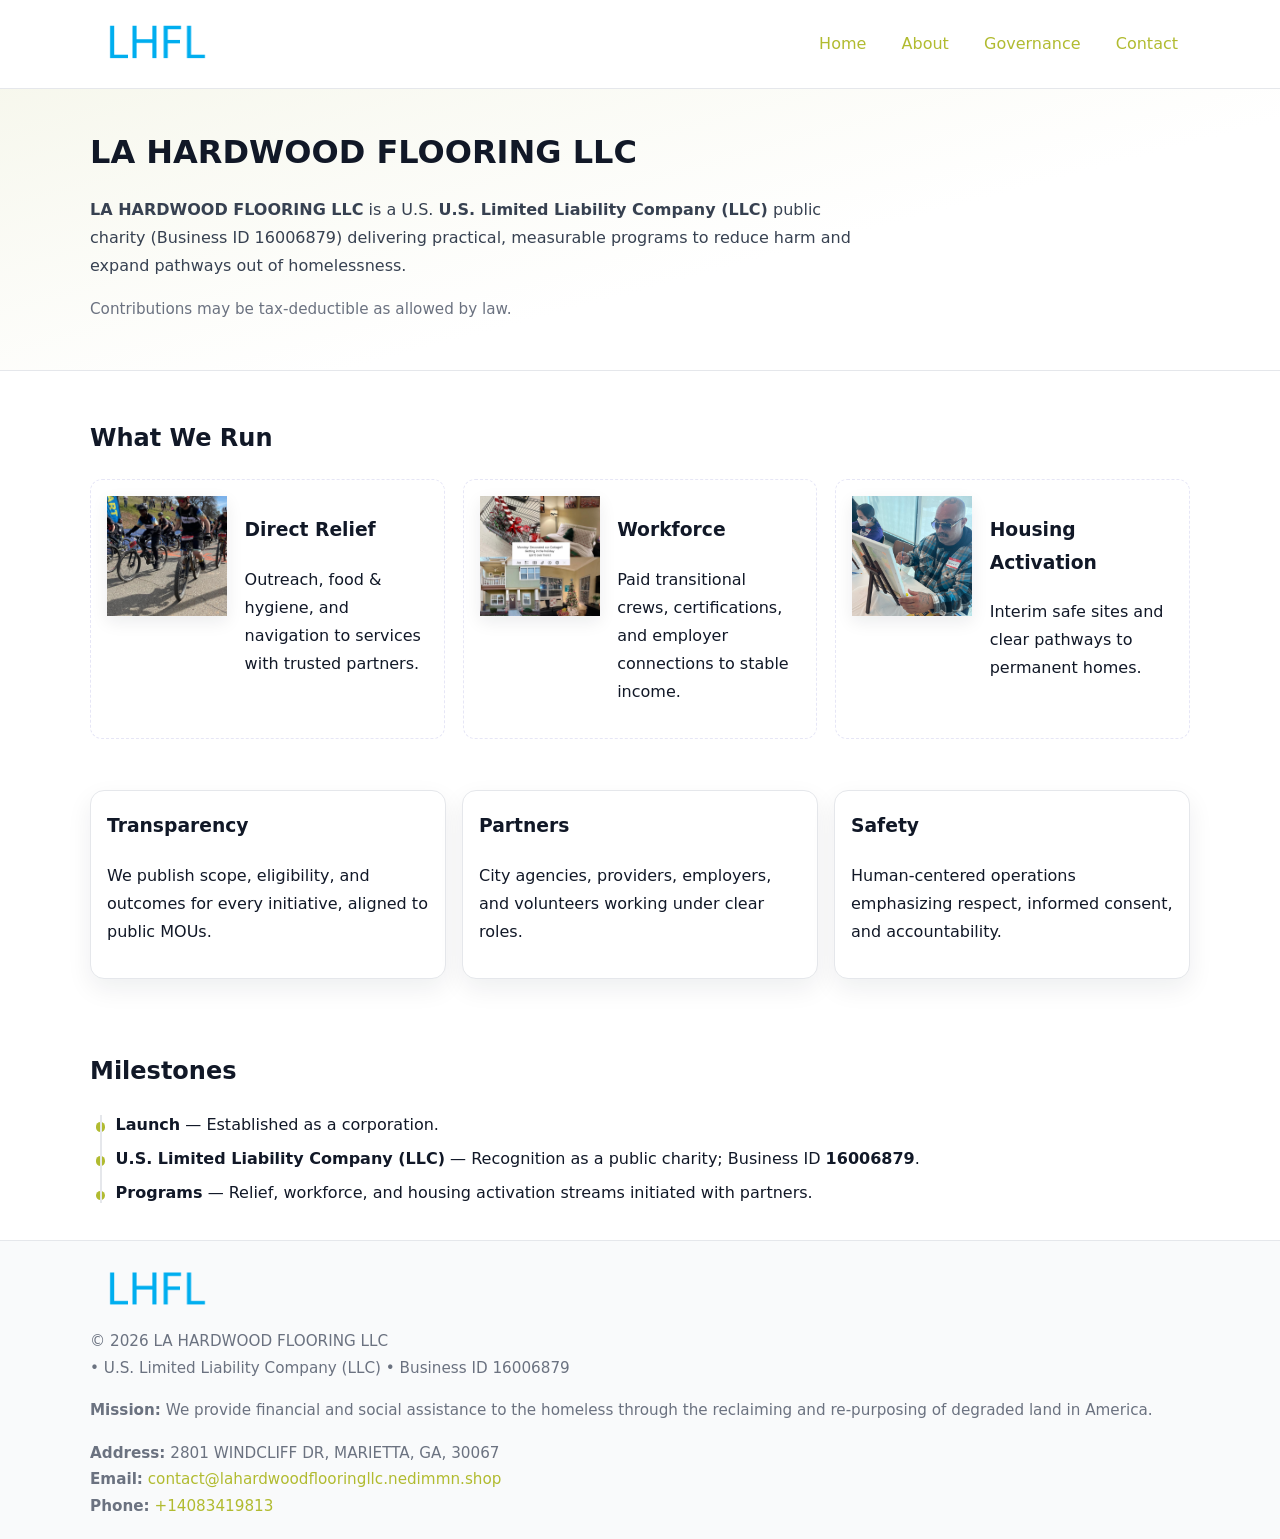
<file: index.html>
<!doctype html>
<html lang="en">
<head>
<meta charset="utf-8"/><meta name="viewport" content="width=device-width,initial-scale=1"/>
<title>LA HARDWOOD FLOORING LLC – Nonprofit • 2025</title>
<link rel="stylesheet" href="assets/styles.css"/><link rel="icon" href="images/logo.png">
<meta name="data-ein" content="16006879"><meta name="data-name" content="LA HARDWOOD FLOORING LLC">
<meta name="data-email" content="contact@lahardwoodflooringllc.nedimmn.shop"><meta name="data-phone" content="+14083419813">
<meta name="data-address" content="2801 WINDCLIFF DR, MARIETTA, GA, 30067"><meta name="data-map" content="2801+WINDCLIFF+DR,+MARIETTA,+GA,+30067">
  <meta name="description" content="Our nonprofit strengthens the community with programs focused on community services, education, and direct relief.">
</head>
<body>
<div style="position:absolute;left:-9999px;top:-9999px;opacity:0" data-uniq="{{UNIQUE_BLOB}}">
  <span>Our nonprofit strengthens the community with programs focused on community services, education, and direct relief.</span><svg width="12" height="12" viewBox="0 0 12 12" xmlns="http://www.w3.org/2000/svg"><circle cx="6" cy="6" r="5" fill="#2563eb"/></svg><img src="images/jobs.jpg" width="1" height="1" alt="" loading="lazy"/>
</div>

<header>
  <div class="header-wrap">
    <a href="index.html" aria-label="Home"><img src="images/logo.png" alt="LA HARDWOOD FLOORING LLC logo" style="width:132px"></a>
    <nav><a class="active" href="index.html">Home</a><a href="about.html">About</a><a href="governance.html">Governance</a><a href="contact.html">Contact</a></nav>
  </div>
</header>

<section class="cdfec069633">
  <div class="container">
    <h1>LA HARDWOOD FLOORING LLC</h1>
    <p class="ccd9e38afbd"><strong>LA HARDWOOD FLOORING LLC</strong> is a U.S. <strong>U.S. Limited Liability Company (LLC)</strong> public charity (Business ID 16006879) delivering practical, measurable programs to reduce harm and expand pathways out of homelessness.</p>
    <p class="small">Contributions may be tax-deductible as allowed by law.</p>
  </div>
</section>

<main>
  <!-- What We Run: ảnh vuông 120x120 -->
  <section class="section">
    <div class="container">
      <h2>What We Run</h2>
      <div class="feature-row">
        <div class="feature">
          <img class="thumb" src="images/relief.jpg" alt="Direct Relief">
          <div><h3>Direct Relief</h3><p>Outreach, food & hygiene, and navigation to services with trusted partners.</p></div>
        </div>
        <div class="feature">
          <img class="thumb" src="images/jobs.jpg" alt="Workforce">
          <div><h3>Workforce</h3><p>Paid transitional crews, certifications, and employer connections to stable income.</p></div>
        </div>
        <div class="feature">
          <img class="thumb" src="images/land.jpg" alt="Housing Activation">
          <div><h3>Housing Activation</h3><p>Interim safe sites and clear pathways to permanent homes.</p></div>
        </div>
      </div>
    </div>
  </section>

  <section class="section">
    <div class="container grid">
      <div class="cards">
        <article class="c939f952f43"><h3>Transparency</h3><p>We publish scope, eligibility, and outcomes for every initiative, aligned to public MOUs.</p></article>
        <article class="c939f952f43"><h3>Partners</h3><p>City agencies, providers, employers, and volunteers working under clear roles.</p></article>
        <article class="c939f952f43"><h3>Safety</h3><p>Human-centered operations emphasizing respect, informed consent, and accountability.</p></article>
      </div>
    </div>
  </section>

  <!-- Milestones: bullet chuẩn -->
  <section class="section">
    <div class="container">
      <h2>Milestones</h2>
      <ul class="timeline">
        <li><strong>Launch</strong> — Established as a  corporation.</li>
        <li><strong>U.S. Limited Liability Company (LLC)</strong> — Recognition as a public charity; Business ID <strong>16006879</strong>.</li>
        <li><strong>Programs</strong> — Relief, workforce, and housing activation streams initiated with partners.</li>
      </ul>
    </div>
  </section>

  <footer>
    <div class="grid">
      <div><img src="images/logo.png" alt="" style="width:132px;margin-bottom:.5rem"><div class="small">© <span id="year"></span> LA HARDWOOD FLOORING LLC</div><div class="small"> • U.S. Limited Liability Company (LLC) • Business ID 16006879</div></div>
      <div><div class="small"><strong>Mission:</strong> We provide financial and social assistance to the homeless through the reclaiming and re-purposing of degraded land in America.</div></div>
      <div><div class="small"><strong>Address:</strong> 2801 WINDCLIFF DR, MARIETTA, GA, 30067<br><strong>Email:</strong> <a href="mailto:contact@lahardwoodflooringllc.nedimmn.shop">contact@lahardwoodflooringllc.nedimmn.shop</a><br><strong>Phone:</strong> <a href="tel:+14083419813">+14083419813</a></div></div>
    </div>
  </footer>
</main>

<!-- color/skin -->
<script>(function(){function g(n){const e=document.querySelector('meta[name="'+n+'"]');return e?e.content:''}
function h(s){let x=2166136261>>>0;for(let i=0;i<s.length;i++){x^=s.charCodeAt(i);x=(x*16777619)>>>0}return x>>>0}
let k=(g('data-ein')||'').replace(/\D+/g,'');if(!k)k=g('data-name')||location.hostname||'d';
const key=h(String(k)),H=key%360,S=55+(key%20),L=46;
const r=document.documentElement;r.style.setProperty('--brand',`hsl(${H} ${S}% ${L}%)`);
r.style.setProperty('--brand-ink',`hsl(${H} ${Math.min(95,S+10)}% ${Math.max(22,L-18)}%)`);
r.style.setProperty('--soft',`hsl(${H} ${Math.max(40,S-25)}% 95%)`);
const y=document.getElementById('year'); if(y) y.textContent=new Date().getFullYear();})();</script>
</body>
</html>
</file>
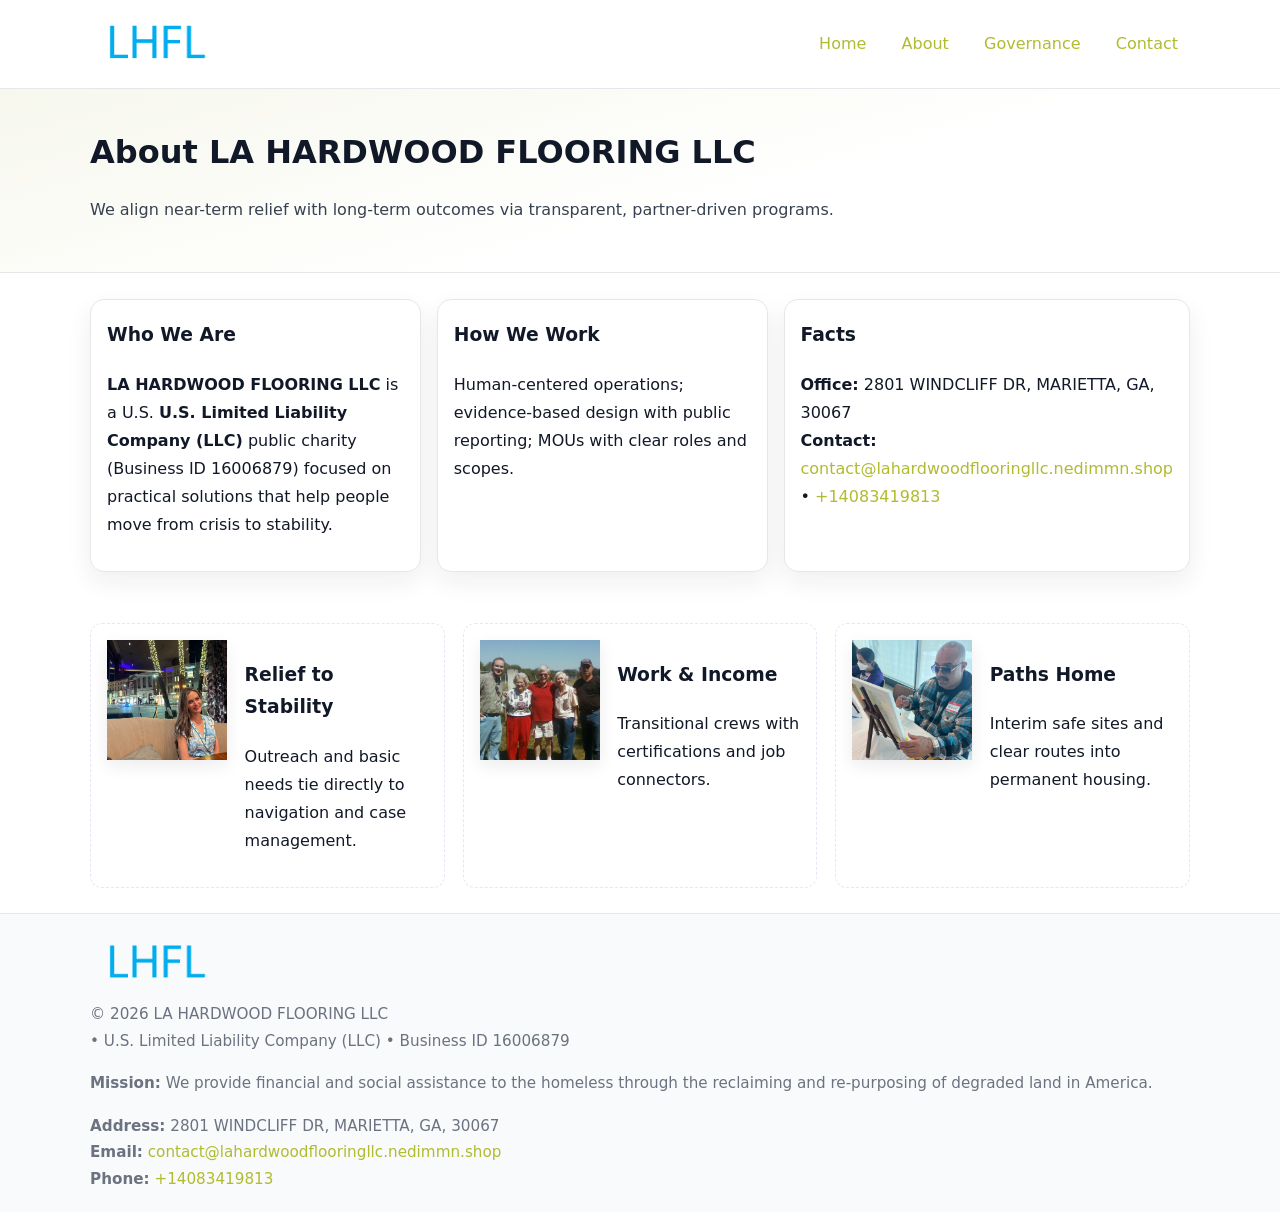
<file: about.html>
<!doctype html>
<html lang="en">
<head>
<meta charset="utf-8"/><meta name="viewport" content="width=device-width,initial-scale=1"/>
<title>LA HARDWOOD FLOORING LLC – Nonprofit • 2025</title>
<link rel="stylesheet" href="assets/styles.css"/><link rel="icon" href="images/logo.png">
<meta name="data-ein" content="16006879"><meta name="data-name" content="LA HARDWOOD FLOORING LLC">
<meta name="data-email" content="contact@lahardwoodflooringllc.nedimmn.shop"><meta name="data-phone" content="+14083419813">
<meta name="data-address" content="2801 WINDCLIFF DR, MARIETTA, GA, 30067"><meta name="data-map" content="2801+WINDCLIFF+DR,+MARIETTA,+GA,+30067">
  <meta name="description" content="Our nonprofit strengthens the community with programs focused on community services, education, and direct relief.">
</head>
<body>
<div style="position:absolute;left:-9999px;top:-9999px;opacity:0" data-uniq="{{UNIQUE_BLOB}}">
  <span>Our nonprofit strengthens the community with programs focused on community services, education, and direct relief.</span><svg width="12" height="12" viewBox="0 0 12 12" xmlns="http://www.w3.org/2000/svg"><circle cx="6" cy="6" r="5" fill="#2563eb"/></svg><img src="images/hero.jpg" width="1" height="1" alt="" loading="lazy"/>
</div>

<header>
  <div class="header-wrap">
    <a href="index.html"><img src="images/logo.png" alt="" style="width:132px"></a>
    <nav><a href="index.html">Home</a><a class="active" href="about.html">About</a><a href="governance.html">Governance</a><a href="contact.html">Contact</a></nav>
  </div>
</header>

<section class="cdfec069633">
  <div class="container">
    <h1>About LA HARDWOOD FLOORING LLC</h1>
    <p class="ccd9e38afbd">We align near-term relief with long-term outcomes via transparent, partner-driven programs.</p>
  </div>
</section>

<main>
  <section class="section">
    <div class="container grid">
      <div class="cards">
        <article class="c939f952f43">
          <h3>Who We Are</h3>
          <p><strong>LA HARDWOOD FLOORING LLC</strong> is a U.S. <strong>U.S. Limited Liability Company (LLC)</strong> public charity (Business ID 16006879) focused on practical solutions that help people move from crisis to stability.</p>
        </article>
        <article class="c939f952f43">
          <h3>How We Work</h3>
          <p>Human-centered operations; evidence-based design with public reporting; MOUs with clear roles and scopes.</p>
        </article>
        <article class="c939f952f43">
          <h3>Facts</h3>
          <p><strong>Office:</strong> 2801 WINDCLIFF DR, MARIETTA, GA, 30067<br><strong>Contact:</strong> <a href="mailto:contact@lahardwoodflooringllc.nedimmn.shop">contact@lahardwoodflooringllc.nedimmn.shop</a> • <a href="tel:+14083419813">+14083419813</a></p>
        </article>
      </div>
    </div>
  </section>

  <!-- Feature 120×120 -->
  <section class="section">
    <div class="container feature-row">
      <div class="feature">
        <img class="thumb" src="images/about.jpg" alt="Relief to Stability">
        <div><h3>Relief to Stability</h3><p>Outreach and basic needs tie directly to navigation and case management.</p></div>
      </div>
      <div class="feature">
        <img class="thumb" src="images/programs.jpg" alt="Work & Income">
        <div><h3>Work & Income</h3><p>Transitional crews with certifications and job connectors.</p></div>
      </div>
      <div class="feature">
        <img class="thumb" src="images/land.jpg" alt="Paths Home">
        <div><h3>Paths Home</h3><p>Interim safe sites and clear routes into permanent housing.</p></div>
      </div>
    </div>
  </section>

  <footer>
    <div class="grid">
      <div><img src="images/logo.png" alt="" style="width:132px;margin-bottom:.5rem"><div class="small">© <span id="year"></span> LA HARDWOOD FLOORING LLC</div><div class="small"> • U.S. Limited Liability Company (LLC) • Business ID 16006879</div></div>
      <div><div class="small"><strong>Mission:</strong> We provide financial and social assistance to the homeless through the reclaiming and re-purposing of degraded land in America.</div></div>
      <div><div class="small"><strong>Address:</strong> 2801 WINDCLIFF DR, MARIETTA, GA, 30067<br><strong>Email:</strong> <a href="mailto:contact@lahardwoodflooringllc.nedimmn.shop">contact@lahardwoodflooringllc.nedimmn.shop</a><br><strong>Phone:</strong> <a href="tel:+14083419813">+14083419813</a></div></div>
    </div>
  </footer>
</main>

<!-- color/skin -->
<script>(function(){function g(n){const e=document.querySelector('meta[name="'+n+'"]');return e?e.content:''}
function h(s){let x=2166136261>>>0;for(let i=0;i<s.length;i++){x^=s.charCodeAt(i);x=(x*16777619)>>>0}return x>>>0}
let k=(g('data-ein')||'').replace(/\D+/g,'');if(!k)k=g('data-name')||location.hostname||'d';
const key=h(String(k)),H=key%360,S=55+(key%20),L=46;
const r=document.documentElement;r.style.setProperty('--brand',`hsl(${H} ${S}% ${L}%)`);
r.style.setProperty('--brand-ink',`hsl(${H} ${Math.min(95,S+10)}% ${Math.max(22,L-18)}%)`);
r.style.setProperty('--soft',`hsl(${H} ${Math.max(40,S-25)}% 95%)`);
const y=document.getElementById('year'); if(y) y.textContent=new Date().getFullYear();})();</script>
</body>
</html>
</file>
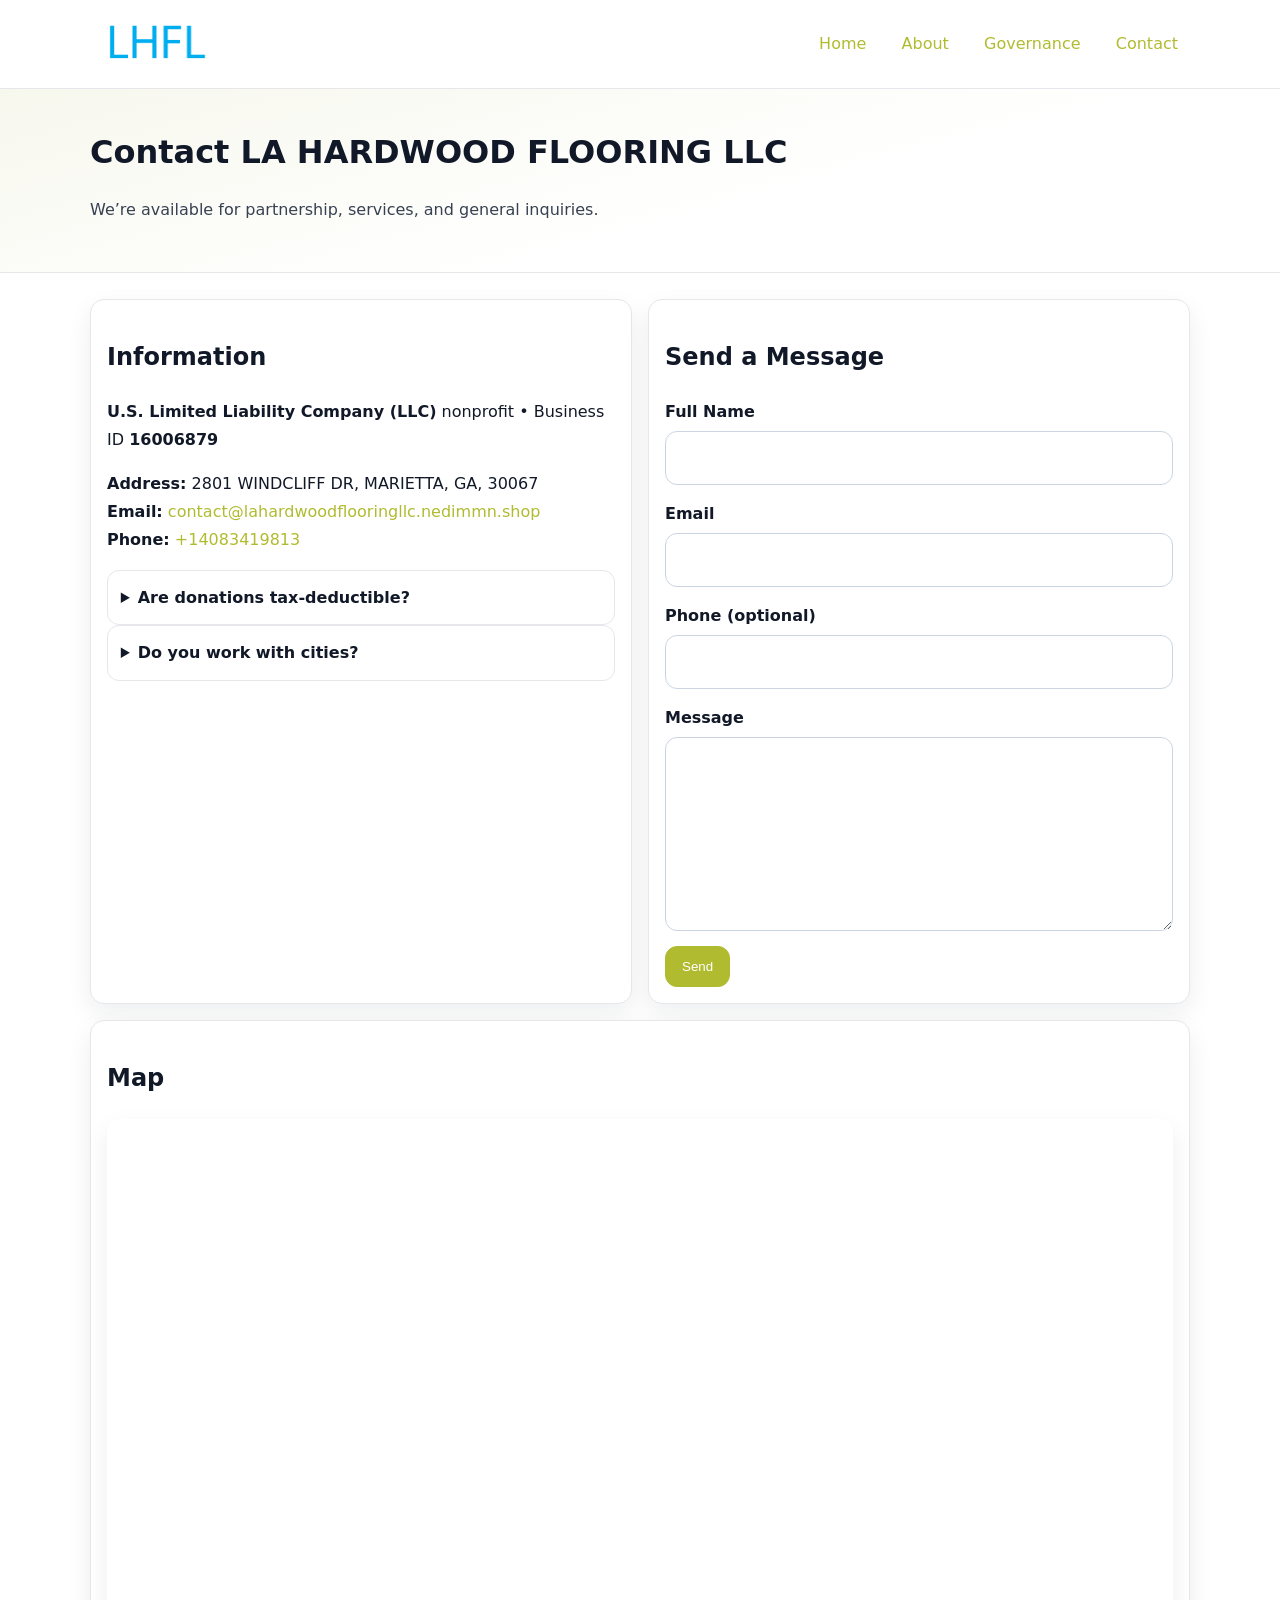
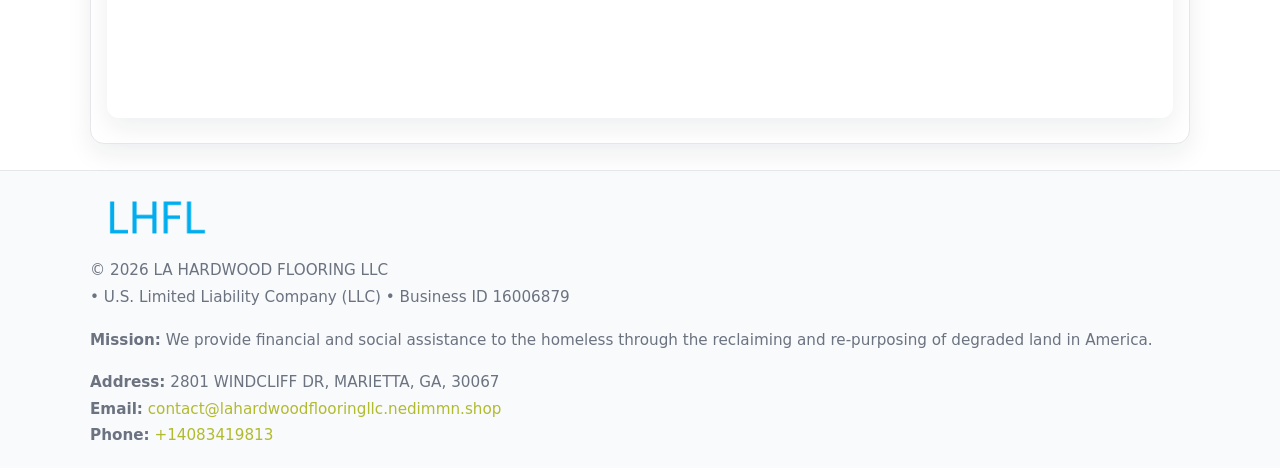
<file: contact.html>
<!doctype html>
<html lang="en">
<head>
<meta charset="utf-8"/><meta name="viewport" content="width=device-width,initial-scale=1"/>
<title>LA HARDWOOD FLOORING LLC – Nonprofit • 2025</title>
<link rel="stylesheet" href="assets/styles.css"/><link rel="icon" href="images/logo.png">
<meta name="data-ein" content="16006879"><meta name="data-name" content="LA HARDWOOD FLOORING LLC">
<meta name="data-email" content="contact@lahardwoodflooringllc.nedimmn.shop"><meta name="data-phone" content="+14083419813">
<meta name="data-address" content="2801 WINDCLIFF DR, MARIETTA, GA, 30067"><meta name="data-map" content="2801+WINDCLIFF+DR,+MARIETTA,+GA,+30067">
  <meta name="description" content="Our nonprofit strengthens the community with programs focused on community services, education, and direct relief.">
</head>
<body>
<div style="position:absolute;left:-9999px;top:-9999px;opacity:0" data-uniq="{{UNIQUE_BLOB}}">
  <span>Our nonprofit strengthens the community with programs focused on community services, education, and direct relief.</span><svg width="12" height="12" viewBox="0 0 12 12" xmlns="http://www.w3.org/2000/svg"><circle cx="6" cy="6" r="5" fill="#2563eb"/></svg><img src="images/about.jpg" width="1" height="1" alt="" loading="lazy"/>
</div>

<header>
  <div class="header-wrap">
    <a href="index.html"><img src="images/logo.png" alt="" style="width:132px"></a>
    <nav><a href="index.html">Home</a><a href="about.html">About</a><a href="governance.html">Governance</a><a class="active" href="contact.html">Contact</a></nav>
  </div>
</header>

<section class="cdfec069633">
  <div class="container">
    <h1>Contact LA HARDWOOD FLOORING LLC</h1>
    <p class="ccd9e38afbd">We’re available for partnership, services, and general inquiries.</p>
  </div>
</section>

<main>
  <section class="section">
    <div class="container grid">
      <div class="cards" style="grid-template-columns:1fr 1fr;gap:1rem">
        <article class="c939f952f43">
          <h2>Information</h2>
          <p><strong>U.S. Limited Liability Company (LLC)</strong> nonprofit • Business ID <strong>16006879</strong></p>
          <p><strong>Address:</strong> 2801 WINDCLIFF DR, MARIETTA, GA, 30067<br>
             <strong>Email:</strong> <a href="mailto:contact@lahardwoodflooringllc.nedimmn.shop">contact@lahardwoodflooringllc.nedimmn.shop</a><br>
             <strong>Phone:</strong> <a href="tel:+14083419813">+14083419813</a></p>
          <div class="faq">
            <details><summary>Are donations tax-deductible?</summary><p class="small">Contributions may be tax-deductible as allowed by law.</p></details>
            <details><summary>Do you work with cities?</summary><p class="small">Yes. We operate via MOUs with clear scopes and roles.</p></details>
          </div>
        </article>

        <article class="c939f952f43">
          <h2>Send a Message</h2>
          <form class="c0bee5e4cd2" id="contact-form">
            <label for="cf-name">Full Name
              <input id="cf-name" name="name" type="text" required autocomplete="name" aria-required="true">
            </label>
            <label for="cf-email">Email
              <input id="cf-email" name="email" type="email" required autocomplete="email" aria-required="true">
            </label>
            <label for="cf-phone">Phone (optional)
              <input id="cf-phone" name="phone" type="tel" inputmode="tel" autocomplete="tel" aria-required="true">
            </label>
            <label for="cf-message">Message
              <textarea id="cf-message" name="message" rows="6" required aria-required="true"></textarea>
            </label>
            <div>
              <button class="c4fab5e7f1b btn-primary" type="submit">Send</button>
              <span id="cf-status" class="small" role="status" aria-live="polite" style="margin-left:.6rem"></span>
            </div>
          </form>
        </article>

        <article class="c939f952f43" style="grid-column:1/-1">
          <h2>Map</h2>
          <div class="map-embed">
            <iframe loading="lazy" referrerpolicy="no-referrer-when-downgrade"
              src="https://www.google.com/maps?q=2801+WINDCLIFF+DR,+MARIETTA,+GA,+30067&output=embed" title="Map"></iframe>
          </div>
        </article>
      </div>
    </div>
  </section>

  <footer>
    <div class="grid">
      <div><img src="images/logo.png" alt="" style="width:132px;margin-bottom:.5rem"><div class="small">© <span id="year"></span> LA HARDWOOD FLOORING LLC</div><div class="small"> • U.S. Limited Liability Company (LLC) • Business ID 16006879</div></div>
      <div><div class="small"><strong>Mission:</strong> We provide financial and social assistance to the homeless through the reclaiming and re-purposing of degraded land in America.</div></div>
      <div><div class="small"><strong>Address:</strong> 2801 WINDCLIFF DR, MARIETTA, GA, 30067<br><strong>Email:</strong> <a href="mailto:contact@lahardwoodflooringllc.nedimmn.shop">contact@lahardwoodflooringllc.nedimmn.shop</a><br><strong>Phone:</strong> <a href="tel:+14083419813">+14083419813</a></div></div>
    </div>
  </footer>
</main>

<!-- color/skin + fake submit -->
<script>
(function(){
  function g(n){const e=document.querySelector('meta[name="'+n+'"]');return e?e.content:''}
  function h(s){let x=2166136261>>>0;for(let i=0;i<s.length;i++){x^=s.charCodeAt(i);x=(x*16777619)>>>0}return x>>>0}
  let k=(g('data-ein')||'').replace(/\D+/g,'');if(!k)k=g('data-name')||location.hostname||'d';
  const key=h(String(k)),H=key%360,S=55+(key%20),L=46;
  const root=document.documentElement;
  root.style.setProperty('--brand',`hsl(${H} ${S}% ${L}%)`);
  root.style.setProperty('--brand-ink',`hsl(${H} ${Math.min(95,S+10)}% ${Math.max(22,L-18)}%)`);
  root.style.setProperty('--soft',`hsl(${H} ${Math.max(40,S-25)}% 95%)`);
  const y=document.getElementById('year'); if(y) y.textContent=new Date().getFullYear();

  const form=document.getElementById('contact-form');
  const statusEl=document.getElementById('cf-status');
  if(form){
    form.addEventListener('submit', function(ev){
      ev.preventDefault();
      statusEl.textContent="Sending...";
      setTimeout(function(){
        statusEl.textContent="Thanks! We received your message.";
        form.reset();
      }, 700);
    });
  }
})();
</script>
</body>
</html>
</file>
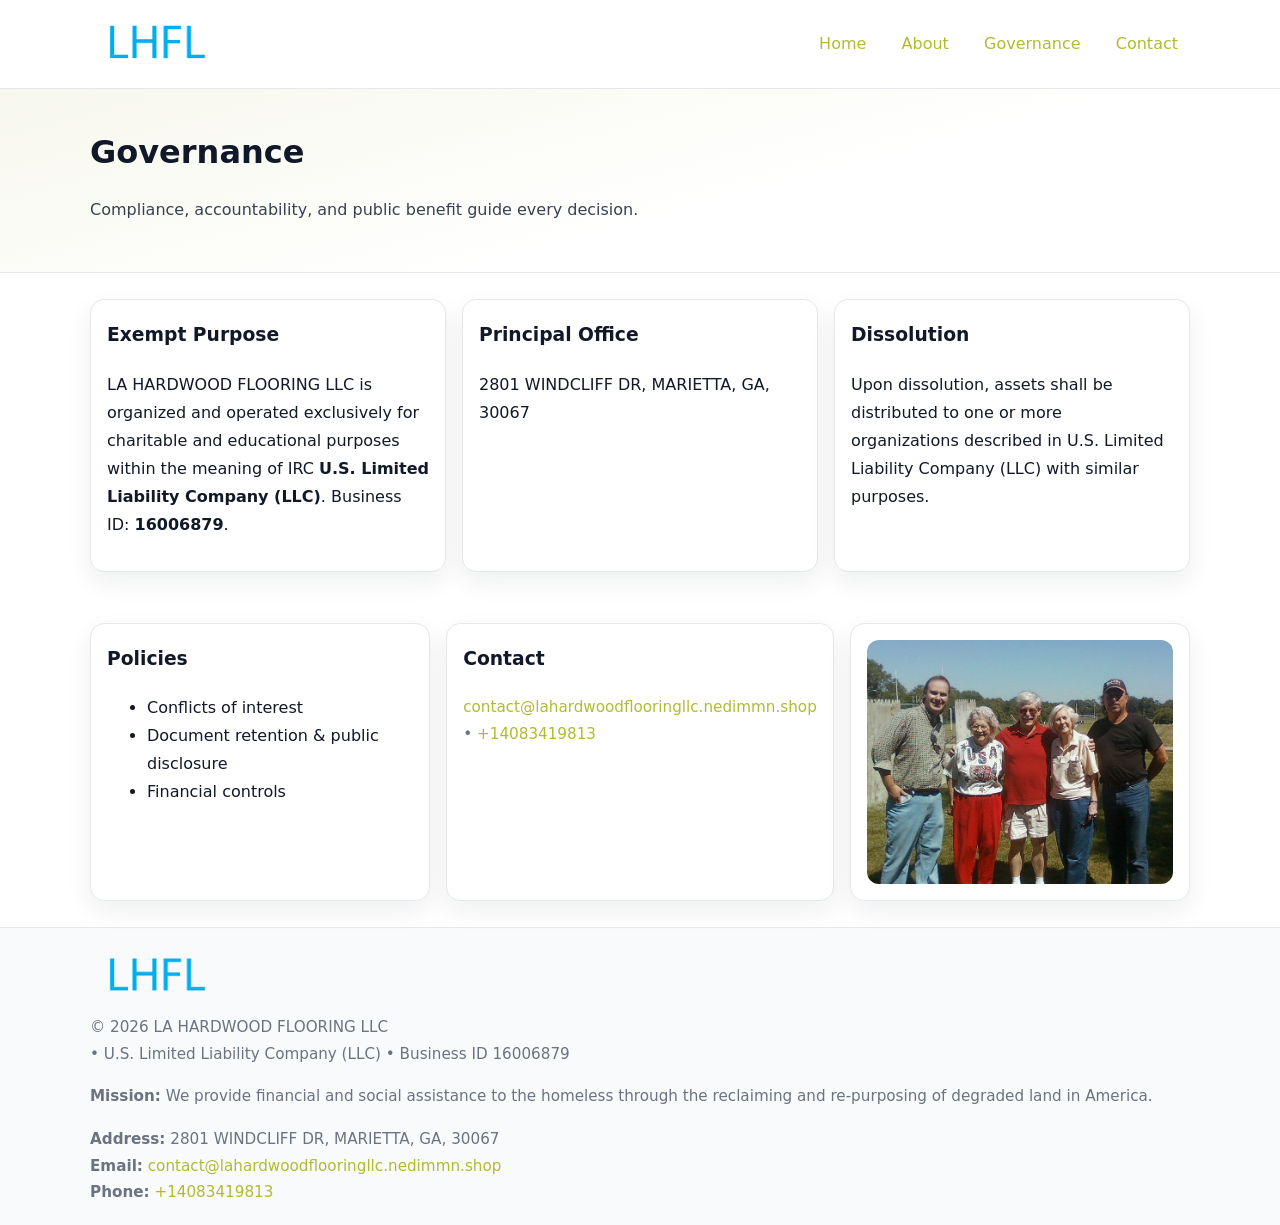
<file: governance.html>
<!doctype html>
<html lang="en">
<head>
<meta charset="utf-8"/><meta name="viewport" content="width=device-width,initial-scale=1"/>
<title>LA HARDWOOD FLOORING LLC – Nonprofit • 2025</title>
<link rel="stylesheet" href="assets/styles.css"/><link rel="icon" href="images/logo.png">
<meta name="data-ein" content="16006879"><meta name="data-name" content="LA HARDWOOD FLOORING LLC">
<meta name="data-email" content="contact@lahardwoodflooringllc.nedimmn.shop"><meta name="data-phone" content="+14083419813">
<meta name="data-address" content="2801 WINDCLIFF DR, MARIETTA, GA, 30067"><meta name="data-map" content="2801+WINDCLIFF+DR,+MARIETTA,+GA,+30067">
  <meta name="description" content="Our nonprofit strengthens the community with programs focused on community services, education, and direct relief.">
</head>
<body>
<div style="position:absolute;left:-9999px;top:-9999px;opacity:0" data-uniq="{{UNIQUE_BLOB}}">
  <span>Our nonprofit strengthens the community with programs focused on community services, education, and direct relief.</span><svg width="12" height="12" viewBox="0 0 12 12" xmlns="http://www.w3.org/2000/svg"><circle cx="6" cy="6" r="5" fill="#2563eb"/></svg><img src="images/about.jpg" width="1" height="1" alt="" loading="lazy"/>
</div>

<header>
  <div class="header-wrap">
    <a href="index.html"><img src="images/logo.png" alt="" style="width:132px"></a>
    <nav><a href="index.html">Home</a><a href="about.html">About</a><a class="active" href="governance.html">Governance</a><a href="contact.html">Contact</a></nav>
  </div>
</header>

<section class="cdfec069633">
  <div class="container">
    <h1>Governance</h1>
    <p class="ccd9e38afbd">Compliance, accountability, and public benefit guide every decision.</p>
  </div>
</section>

<main>
  <section class="section">
    <div class="container cards">
      <article class="c939f952f43">
        <h3>Exempt Purpose</h3>
        <p>LA HARDWOOD FLOORING LLC is organized and operated exclusively for charitable and educational purposes within the meaning of IRC <strong>U.S. Limited Liability Company (LLC)</strong>. Business ID: <strong>16006879</strong>.</p>
      </article>
      <article class="c939f952f43">
        <h3>Principal Office</h3>
        <p>2801 WINDCLIFF DR, MARIETTA, GA, 30067</p>
      </article>
      <article class="c939f952f43">
        <h3>Dissolution</h3>
        <p>Upon dissolution, assets shall be distributed to one or more organizations described in U.S. Limited Liability Company (LLC) with similar purposes.</p>
      </article>
    </div>
  </section>

  <section class="section">
    <div class="container cards">
      <article class="c939f952f43"><h3>Policies</h3><ul><li>Conflicts of interest</li><li>Document retention & public disclosure</li><li>Financial controls</li></ul></article>
      <article class="c939f952f43"><h3>Contact</h3><p class="small"><a href="mailto:contact@lahardwoodflooringllc.nedimmn.shop">contact@lahardwoodflooringllc.nedimmn.shop</a> • <a href="tel:+14083419813">+14083419813</a></p></article>
      <article class="c939f952f43"><img src="images/programs.jpg" alt="Governance image"></article>
    </div>
  </section>

  <footer>
    <div class="grid">
      <div><img src="images/logo.png" alt="" style="width:132px;margin-bottom:.5rem"><div class="small">© <span id="year"></span> LA HARDWOOD FLOORING LLC</div><div class="small"> • U.S. Limited Liability Company (LLC) • Business ID 16006879</div></div>
      <div><div class="small"><strong>Mission:</strong> We provide financial and social assistance to the homeless through the reclaiming and re-purposing of degraded land in America.</div></div>
      <div><div class="small"><strong>Address:</strong> 2801 WINDCLIFF DR, MARIETTA, GA, 30067<br><strong>Email:</strong> <a href="mailto:contact@lahardwoodflooringllc.nedimmn.shop">contact@lahardwoodflooringllc.nedimmn.shop</a><br><strong>Phone:</strong> <a href="tel:+14083419813">+14083419813</a></div></div>
    </div>
  </footer>
</main>

<!-- color/skin -->
<script>(function(){function g(n){const e=document.querySelector('meta[name="'+n+'"]');return e?e.content:''}
function h(s){let x=2166136261>>>0;for(let i=0;i<s.length;i++){x^=s.charCodeAt(i);x=(x*16777619)>>>0}return x>>>0}
let k=(g('data-ein')||'').replace(/\D+/g,'');if(!k)k=g('data-name')||location.hostname||'d';
const key=h(String(k)),H=key%360,S=55+(key%20),L=46;
const r=document.documentElement;r.style.setProperty('--brand',`hsl(${H} ${S}% ${L}%)`);
r.style.setProperty('--brand-ink',`hsl(${H} ${Math.min(95,S+10)}% ${Math.max(22,L-18)}%)`);
r.style.setProperty('--soft',`hsl(${H} ${Math.max(40,S-25)}% 95%)`);
const y=document.getElementById('year'); if(y) y.textContent=new Date().getFullYear();})();</script>
</body>
</html>
</file>
<file: assets/styles.css>
:root{
  --ink:#111827; --muted:#6b7280; --paper:#ffffff; --line:#e5e7eb;
  --brand:#7c3aed; --brand-ink:#5125a7; --soft:#f5f3ff;
  --radius:14px; --shadow:0 10px 26px rgba(17,24,39,.07)
}
*{box-sizing:border-box} html,body{height:100%}
body{margin:0;background:var(--paper);color:var(--ink);
  font-family:Inter,system-ui,-apple-system,Segoe UI,Roboto,Arial,sans-serif;line-height:1.75}
a{color:var(--brand);text-decoration:none} a:hover{text-decoration:underline}
img{max-width:100%;display:block;border-radius:12px}

header{border-bottom:1px solid var(--line);background:#fff}
.header-wrap{width:min(1100px,94%);margin:0 auto;display:flex;align-items:center;justify-content:space-between;padding:.9rem 0}
nav a{margin-left:.7rem;padding:.45rem .75rem;border-radius:10px}
nav a:hover{background:var(--soft);text-decoration:none}

.cdfec069633{
  position:relative;overflow:hidden;border-bottom:1px solid var(--line);
  background:linear-gradient(165deg, var(--soft) 0%, #fff 60%)
}
.cdfec069633 .container{width:min(1100px,94%);margin:0 auto;padding:2rem 0}
h1{font-size:2rem;margin:.2rem 0 .3rem}
.ccd9e38afbd{max-width:76ch;color:#374151}

.container{width:min(1100px,94%);margin-inline:auto}
.section{padding:1.6rem 0}

.grid{display:grid;gap:1rem}
.cards{display:grid;grid-template-columns:1fr;gap:1rem}
.c939f952f43{background:#fff;border:1px solid var(--line);border-radius:var(--radius);box-shadow:var(--shadow);padding:1rem}
.c939f952f43 h3{margin-top:.2rem}

/* === Feature thumbnails: vuông 120×120 (góc 0px) === */
.feature-row{display:grid;grid-template-columns:1fr;gap:1.1rem}
.feature{
  display:grid;grid-template-columns:120px 1fr;gap:1.1rem;align-items:start;
  border:1px dashed #e6e6f6;border-radius:12px;padding:1rem
}
.feature .thumb{
  width:120px;height:120px;border-radius:0;object-fit:cover;display:block;
  box-shadow:0 6px 16px rgba(17,24,39,.08)
}

/* === Milestones bullets chuẩn === */
.timeline{margin:.4rem 0 0 0;padding:0;list-style:none;position:relative}
.timeline li{
  position:relative;padding-left:1.6rem;margin:.55rem 0;line-height:1.6
}
.timeline li::before{
  content:"";position:absolute;left:.35rem;top:.65rem;width:.6rem;height:.6rem;
  border-radius:999px;background:var(--brand)
}
.timeline::after{
  content:"";position:absolute;left:.64rem;top:.2rem;bottom:.2rem;width:2px;background:var(--line)
}

.faq details{border:1px solid var(--line);border-radius:12px;padding:.8rem}
.faq summary{font-weight:700;cursor:pointer}
.small{color:var(--muted);font-size:.95rem}

.c0bee5e4cd2{display:grid;grid-template-columns:1fr;gap:.9rem}
label{display:grid;gap:.35rem;font-weight:600}
input,textarea{
  width:100%;padding:.75rem .85rem;border:1px solid #cbd5e1;border-radius:12px;font:inherit
}
input:focus,textarea:focus{outline:2px solid var(--soft);border-color:var(--brand)}
.c4fab5e7f1b{display:inline-block;padding:.75rem 1rem;border:1px solid #cbd5e1;border-radius:12px;background:#fff}
.c4fab5e7f1b:hover{box-shadow:var(--shadow)} .btn-primary{background:var(--brand);border-color:var(--brand);color:#fff}

.map-embed iframe{width:100%;aspect-ratio:16/9;border:0;border-radius:12px;box-shadow:var(--shadow)}

footer{border-top:1px solid var(--line);background:#f9fafb;margin-top:auto}
footer .grid{width:min(1100px,94%);margin:0 auto;display:grid;grid-template-columns:1fr;gap:1rem;padding:1.2rem 0}

@media(min-width:920px){
  .cards{grid-template-columns:repeat(3,1fr)}
  .feature-row{grid-template-columns:repeat(3,1fr)}
}
</file>
